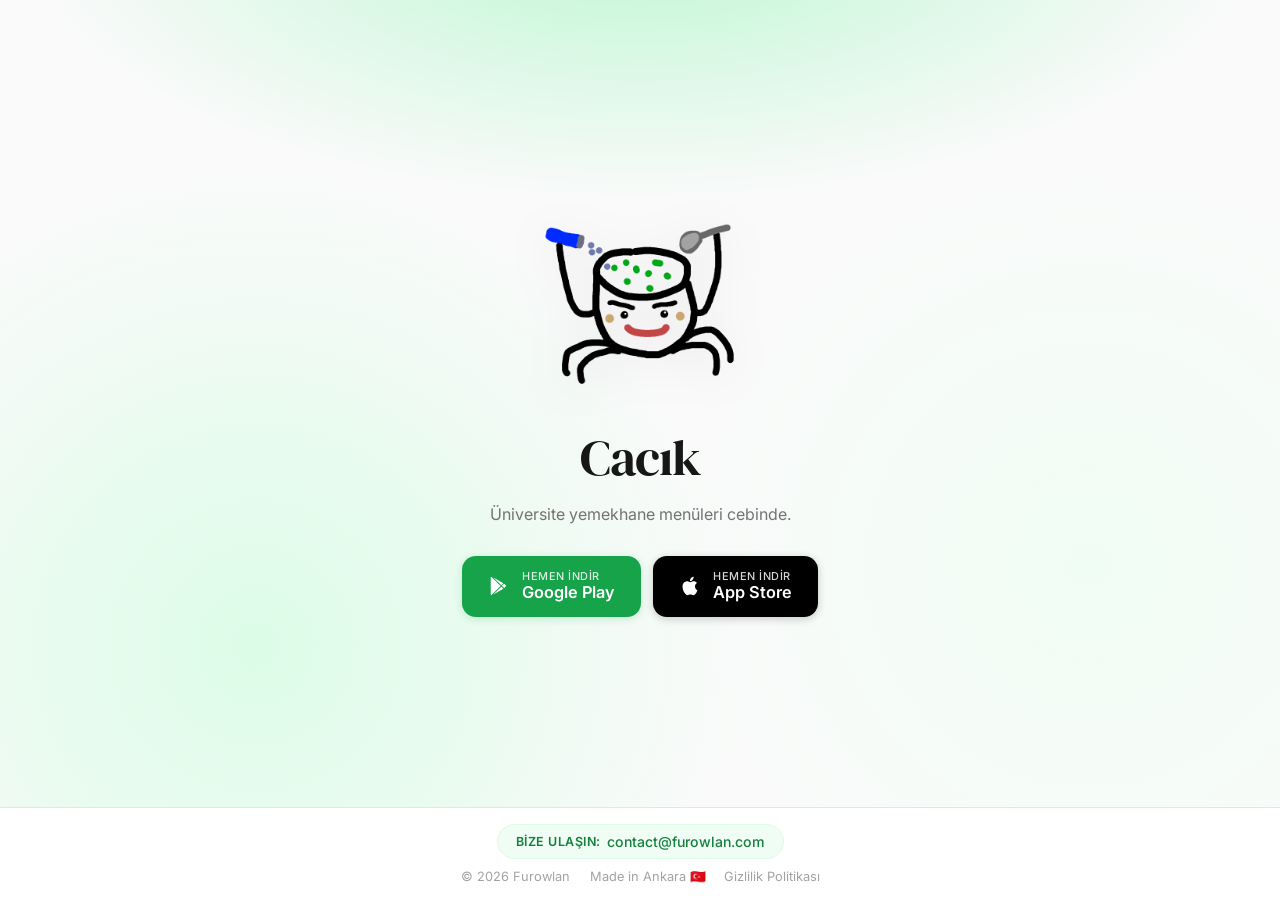
<file: index.html>
<!DOCTYPE html>
<html lang="tr">
<head>
    <meta charset="UTF-8">
    <meta name="viewport" content="width=device-width, initial-scale=1.0">
    <title>Cacık - Üniversite Yemekhane Menüleri</title>
    <link rel="icon" type="image/svg+xml" href="favicon.svg">
    <link rel="stylesheet" href="style.css">
</head>
<body>

    <div class="hero">
        <div class="hero-bg"></div>
        <div class="hero-content">
            <img src="assets/cacik_icon_tra.png" alt="Cacık" class="app-icon">
            <h1>Cacık</h1>
            <p class="description">Üniversite yemekhane menüleri cebinde.</p>

            <div class="store-buttons">
                <a href="https://play.google.com/store/apps/details?id=com.furowlan.cacik" class="btn btn-play" target="_blank">
                    <svg class="btn-icon" viewBox="0 0 24 24" fill="currentColor"><path d="M3.609 1.814L13.792 12 3.61 22.186a.996.996 0 0 1-.61-.92V2.734a1 1 0 0 1 .609-.92zm10.89 10.893l2.302 2.302-10.937 6.333 8.635-8.635zm3.199-3.199l2.302 2.302-2.302 2.302-2.698-2.302 2.698-2.302zM5.864 2.658L16.8 8.99l-2.302 2.302-8.634-8.634z"/></svg>
                    <div class="btn-text">
                        <small>Hemen İndir</small>
                        <strong>Google Play</strong>
                    </div>
                </a>
                <a href="https://apps.apple.com/tr/app/cac%C4%B1k-%C3%BCniversite-men%C3%BCleri/id6759754423" class="btn btn-apple" target="_blank">
                    <svg class="btn-icon" viewBox="0 0 24 24" fill="currentColor"><path d="M18.71 19.5c-.83 1.24-1.71 2.45-3.05 2.47-1.34.03-1.77-.79-3.29-.79-1.53 0-2 .77-3.27.82-1.31.05-2.3-1.32-3.14-2.53C4.25 17 2.94 12.45 4.7 9.39c.87-1.52 2.43-2.48 4.12-2.51 1.28-.02 2.5.87 3.29.87.78 0 2.26-1.07 3.8-.91.65.03 2.47.26 3.64 1.98-.09.06-2.17 1.28-2.15 3.81.03 3.02 2.65 4.03 2.68 4.04-.03.07-.42 1.44-1.38 2.83M13 3.5c.73-.83 1.94-1.46 2.94-1.5.13 1.17-.34 2.35-1.04 3.19-.69.85-1.83 1.51-2.95 1.42-.15-1.15.41-2.35 1.05-3.11z"/></svg>
                    <div class="btn-text">
                        <small>Hemen İndir</small>
                        <strong>App Store</strong>
                    </div>
                </a>
            </div>
        </div>
    </div>

    <footer>
        <div class="footer-inner">
            <div class="footer-support">
                <span>BİZE ULAŞIN:</span>
                <a href="mailto:contact@furowlan.com">contact@furowlan.com</a>
            </div>
            <div class="footer-bottom">
                <p>© 2026 Furowlan &nbsp;&nbsp;&nbsp; Made in Ankara 🇹🇷</p>
                <a href="privacy.html">Gizlilik Politikası</a>
            </div>
        </div>
    </footer>

</body>
</html>
</file>
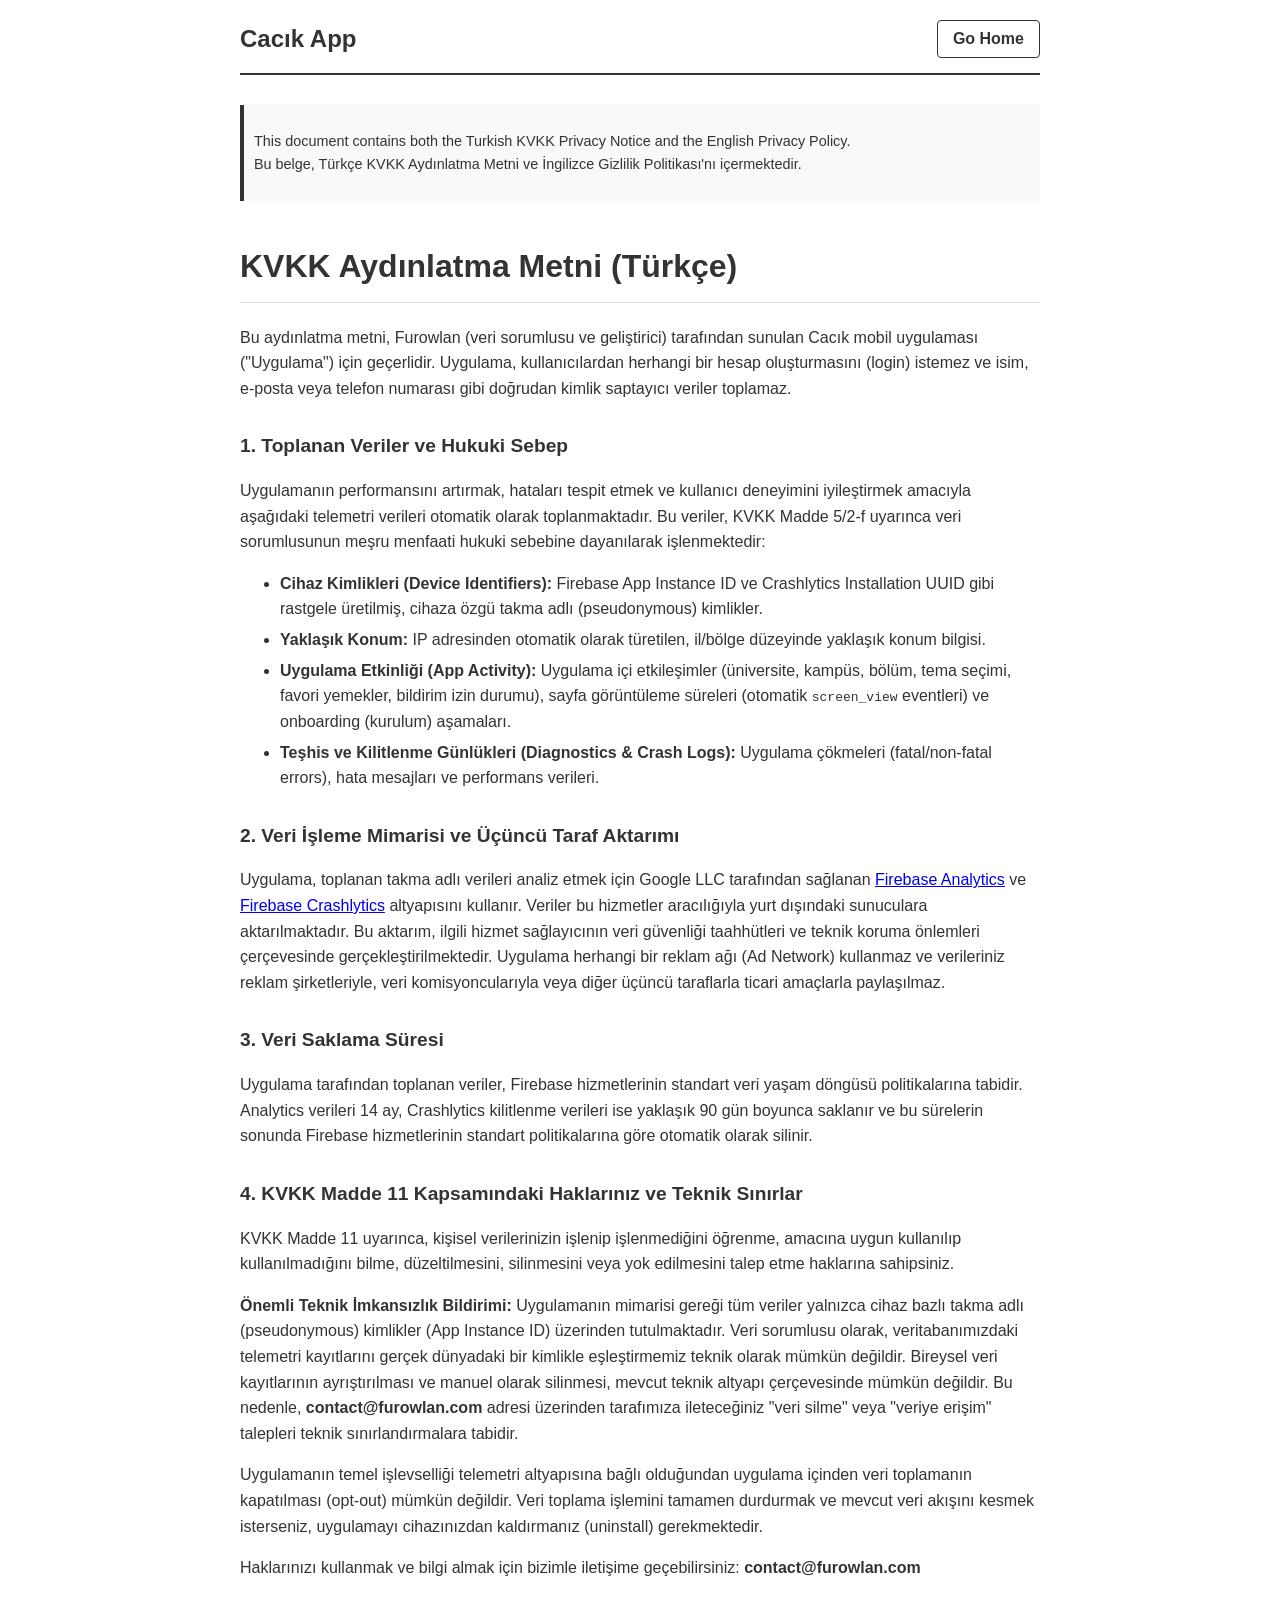
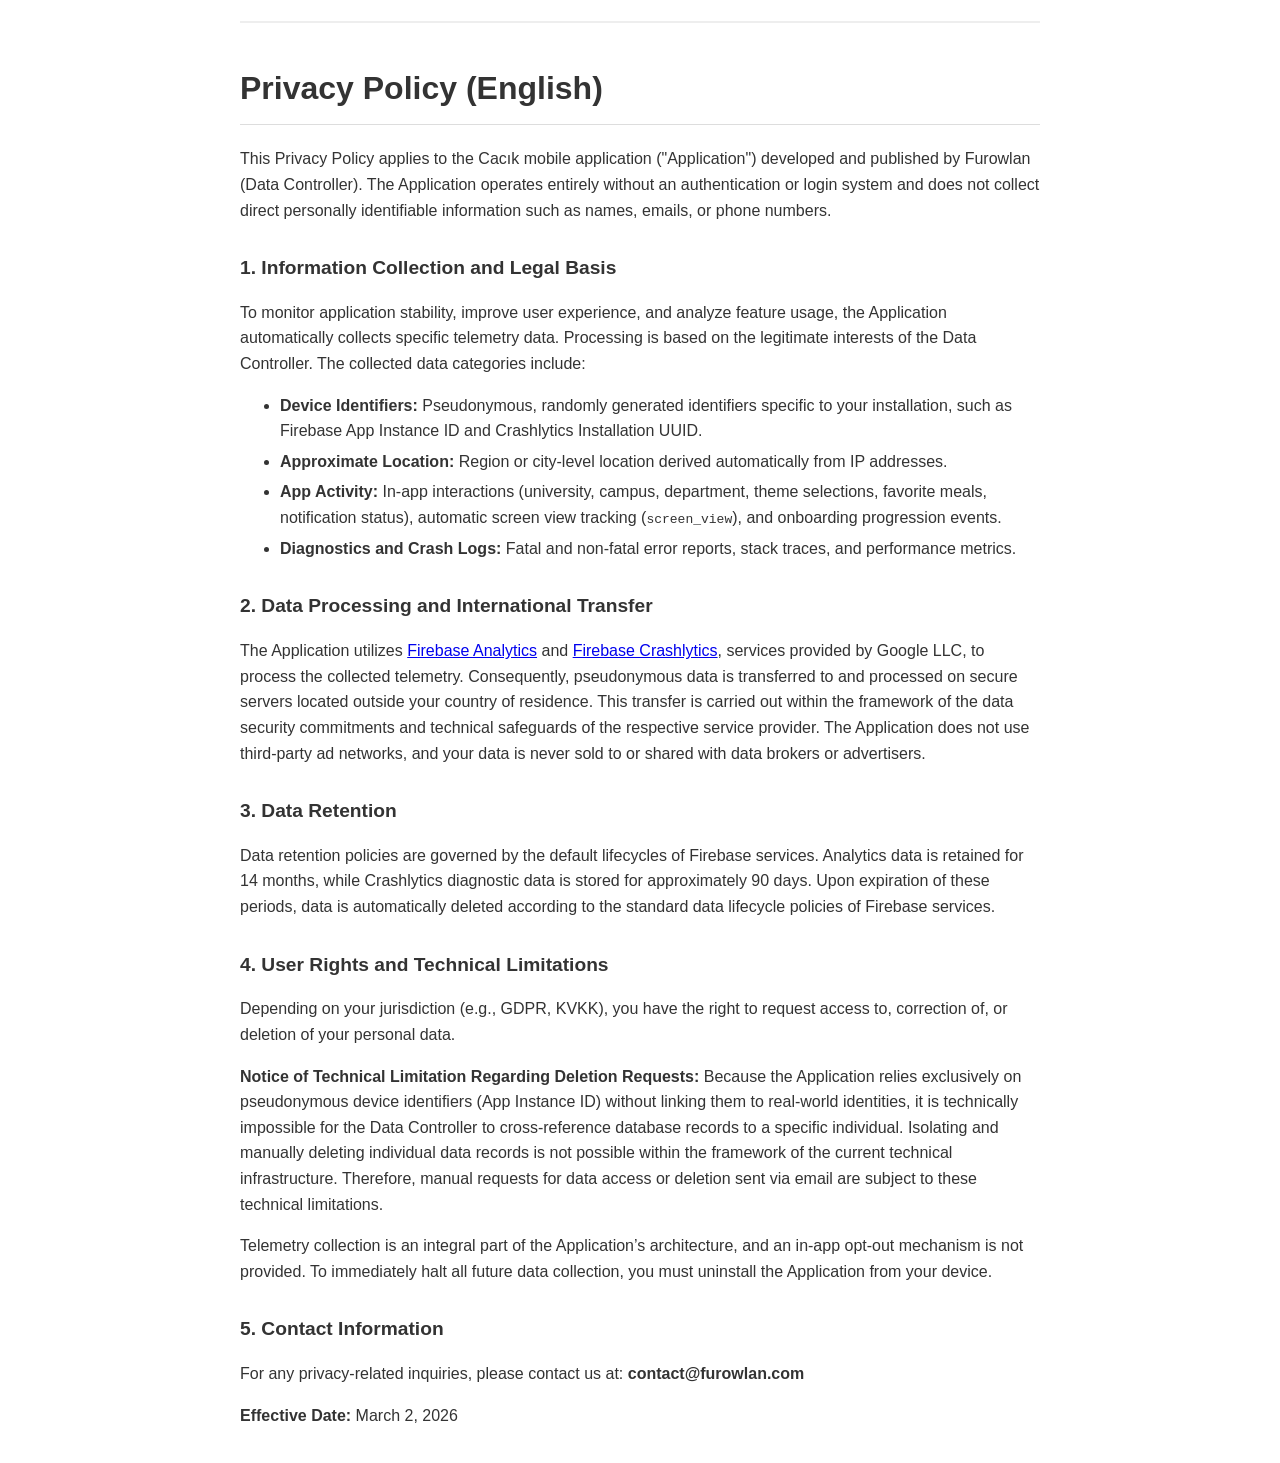
<file: privacy.html>
<!DOCTYPE html>
<html lang="en">
<head>
    <meta charset="UTF-8">
    <meta name="viewport" content="width=device-width, initial-scale=1.0">
    <title>Privacy Policy & KVKK - Cacık App</title>
    <style>
        body {
            font-family: Arial, sans-serif;
            line-height: 1.6;
            margin: 0;
            padding: 20px;
            max-width: 800px;
            margin-left: auto;
            margin-right: auto;
            color: #333;
        }
        .header {
            border-bottom: 2px solid #333;
            padding-bottom: 15px;
            margin-bottom: 30px;
            display: flex;
            justify-content: space-between;
            align-items: center;
        }
        .app-name {
            font-size: 24px;
            font-weight: bold;
        }
        .home-button {
            text-decoration: none;
            color: #333;
            border: 1px solid #333;
            padding: 5px 15px;
            border-radius: 4px;
            font-weight: bold;
        }
        .home-button:hover {
            background-color: #f0f0f0;
        }
        h1 {
            border-bottom: 1px solid #ddd;
            padding-bottom: 10px;
            margin-top: 40px;
        }
        h2 {
            margin-top: 30px;
            font-size: 1.2em;
        }
        ul {
            margin-bottom: 15px;
        }
        li {
            margin-bottom: 5px;
        }
        p {
            margin-bottom: 15px;
        }
        .language-note {
            background-color: #f9f9f9;
            padding: 10px;
            border-left: 4px solid #333;
            margin-bottom: 20px;
            font-size: 0.9em;
        }
    </style>
</head>
<body>

    <div class="header">
        <span class="app-name">Cacık App</span>
        <a href="index.html" class="home-button">Go Home</a>
    </div>

    <div class="language-note">
        <p>This document contains both the Turkish KVKK Privacy Notice and the English Privacy Policy. <br>
        Bu belge, Türkçe KVKK Aydınlatma Metni ve İngilizce Gizlilik Politikası'nı içermektedir.</p>
    </div>

    <h1>KVKK Aydınlatma Metni (Türkçe)</h1>

    <p>Bu aydınlatma metni, Furowlan (veri sorumlusu ve geliştirici) tarafından sunulan Cacık mobil uygulaması ("Uygulama") için geçerlidir. Uygulama, kullanıcılardan herhangi bir hesap oluşturmasını (login) istemez ve isim, e-posta veya telefon numarası gibi doğrudan kimlik saptayıcı veriler toplamaz.</p>

    <h2>1. Toplanan Veriler ve Hukuki Sebep</h2>
    <p>Uygulamanın performansını artırmak, hataları tespit etmek ve kullanıcı deneyimini iyileştirmek amacıyla aşağıdaki telemetri verileri otomatik olarak toplanmaktadır. Bu veriler, KVKK Madde 5/2-f uyarınca veri sorumlusunun meşru menfaati hukuki sebebine dayanılarak işlenmektedir:</p>
    <ul>
        <li><strong>Cihaz Kimlikleri (Device Identifiers):</strong> Firebase App Instance ID ve Crashlytics Installation UUID gibi rastgele üretilmiş, cihaza özgü takma adlı (pseudonymous) kimlikler.</li>
        <li><strong>Yaklaşık Konum:</strong> IP adresinden otomatik olarak türetilen, il/bölge düzeyinde yaklaşık konum bilgisi.</li>
        <li><strong>Uygulama Etkinliği (App Activity):</strong> Uygulama içi etkileşimler (üniversite, kampüs, bölüm, tema seçimi, favori yemekler, bildirim izin durumu), sayfa görüntüleme süreleri (otomatik <code>screen_view</code> eventleri) ve onboarding (kurulum) aşamaları.</li>
        <li><strong>Teşhis ve Kilitlenme Günlükleri (Diagnostics & Crash Logs):</strong> Uygulama çökmeleri (fatal/non-fatal errors), hata mesajları ve performans verileri.</li>
    </ul>

    <h2>2. Veri İşleme Mimarisi ve Üçüncü Taraf Aktarımı</h2>
    <p>Uygulama, toplanan takma adlı verileri analiz etmek için Google LLC tarafından sağlanan <a href="https://firebase.google.com/policies/analytics" target="_blank" rel="noopener noreferrer">Firebase Analytics</a> ve <a href="https://firebase.google.com/support/privacy" target="_blank" rel="noopener noreferrer">Firebase Crashlytics</a> altyapısını kullanır. Veriler bu hizmetler aracılığıyla yurt dışındaki sunuculara aktarılmaktadır. Bu aktarım, ilgili hizmet sağlayıcının veri güvenliği taahhütleri ve teknik koruma önlemleri çerçevesinde gerçekleştirilmektedir. Uygulama herhangi bir reklam ağı (Ad Network) kullanmaz ve verileriniz reklam şirketleriyle, veri komisyoncularıyla veya diğer üçüncü taraflarla ticari amaçlarla paylaşılmaz.</p>

    <h2>3. Veri Saklama Süresi</h2>
    <p>Uygulama tarafından toplanan veriler, Firebase hizmetlerinin standart veri yaşam döngüsü politikalarına tabidir. Analytics verileri 14 ay, Crashlytics kilitlenme verileri ise yaklaşık 90 gün boyunca saklanır ve bu sürelerin sonunda Firebase hizmetlerinin standart politikalarına göre otomatik olarak silinir.</p>

    <h2>4. KVKK Madde 11 Kapsamındaki Haklarınız ve Teknik Sınırlar</h2>
    <p>KVKK Madde 11 uyarınca, kişisel verilerinizin işlenip işlenmediğini öğrenme, amacına uygun kullanılıp kullanılmadığını bilme, düzeltilmesini, silinmesini veya yok edilmesini talep etme haklarına sahipsiniz.</p>
    <p><strong>Önemli Teknik İmkansızlık Bildirimi:</strong> Uygulamanın mimarisi gereği tüm veriler yalnızca cihaz bazlı takma adlı (pseudonymous) kimlikler (App Instance ID) üzerinden tutulmaktadır. Veri sorumlusu olarak, veritabanımızdaki telemetri kayıtlarını gerçek dünyadaki bir kimlikle eşleştirmemiz teknik olarak mümkün değildir. Bireysel veri kayıtlarının ayrıştırılması ve manuel olarak silinmesi, mevcut teknik altyapı çerçevesinde mümkün değildir. Bu nedenle, <strong>contact@furowlan.com</strong> adresi üzerinden tarafımıza ileteceğiniz "veri silme" veya "veriye erişim" talepleri teknik sınırlandırmalara tabidir.</p>
    <p>Uygulamanın temel işlevselliği telemetri altyapısına bağlı olduğundan uygulama içinden veri toplamanın kapatılması (opt-out) mümkün değildir. Veri toplama işlemini tamamen durdurmak ve mevcut veri akışını kesmek isterseniz, uygulamayı cihazınızdan kaldırmanız (uninstall) gerekmektedir.</p>
    <p>Haklarınızı kullanmak ve bilgi almak için bizimle iletişime geçebilirsiniz: <strong>contact@furowlan.com</strong></p>

    <hr style="margin: 40px 0; border: 1px solid #eee;">

    <h1>Privacy Policy (English)</h1>

    <p>This Privacy Policy applies to the Cacık mobile application ("Application") developed and published by Furowlan (Data Controller). The Application operates entirely without an authentication or login system and does not collect direct personally identifiable information such as names, emails, or phone numbers.</p>

    <h2>1. Information Collection and Legal Basis</h2>
    <p>To monitor application stability, improve user experience, and analyze feature usage, the Application automatically collects specific telemetry data. Processing is based on the legitimate interests of the Data Controller. The collected data categories include:</p>
    <ul>
        <li><strong>Device Identifiers:</strong> Pseudonymous, randomly generated identifiers specific to your installation, such as Firebase App Instance ID and Crashlytics Installation UUID.</li>
        <li><strong>Approximate Location:</strong> Region or city-level location derived automatically from IP addresses.</li>
        <li><strong>App Activity:</strong> In-app interactions (university, campus, department, theme selections, favorite meals, notification status), automatic screen view tracking (<code>screen_view</code>), and onboarding progression events.</li>
        <li><strong>Diagnostics and Crash Logs:</strong> Fatal and non-fatal error reports, stack traces, and performance metrics.</li>
    </ul>

    <h2>2. Data Processing and International Transfer</h2>
    <p>The Application utilizes <a href="https://firebase.google.com/policies/analytics" target="_blank" rel="noopener noreferrer">Firebase Analytics</a> and <a href="https://firebase.google.com/support/privacy" target="_blank" rel="noopener noreferrer">Firebase Crashlytics</a>, services provided by Google LLC, to process the collected telemetry. Consequently, pseudonymous data is transferred to and processed on secure servers located outside your country of residence. This transfer is carried out within the framework of the data security commitments and technical safeguards of the respective service provider. The Application does not use third-party ad networks, and your data is never sold to or shared with data brokers or advertisers.</p>

    <h2>3. Data Retention</h2>
    <p>Data retention policies are governed by the default lifecycles of Firebase services. Analytics data is retained for 14 months, while Crashlytics diagnostic data is stored for approximately 90 days. Upon expiration of these periods, data is automatically deleted according to the standard data lifecycle policies of Firebase services.</p>

    <h2>4. User Rights and Technical Limitations</h2>
    <p>Depending on your jurisdiction (e.g., GDPR, KVKK), you have the right to request access to, correction of, or deletion of your personal data.</p>
    <p><strong>Notice of Technical Limitation Regarding Deletion Requests:</strong> Because the Application relies exclusively on pseudonymous device identifiers (App Instance ID) without linking them to real-world identities, it is technically impossible for the Data Controller to cross-reference database records to a specific individual. Isolating and manually deleting individual data records is not possible within the framework of the current technical infrastructure. Therefore, manual requests for data access or deletion sent via email are subject to these technical limitations.</p>
    <p>Telemetry collection is an integral part of the Application’s architecture, and an in-app opt-out mechanism is not provided. To immediately halt all future data collection, you must uninstall the Application from your device.</p>

    <h2>5. Contact Information</h2>
    <p>For any privacy-related inquiries, please contact us at: <strong>contact@furowlan.com</strong></p>
    <p><strong>Effective Date:</strong> March 2, 2026</p>

</body>
</html>
</file>
<file: style.css>
@import url('https://fonts.googleapis.com/css2?family=Inter:wght@400;500;600;700&family=DM+Serif+Display&display=swap');

*, *::before, *::after {
    margin: 0;
    padding: 0;
    box-sizing: border-box;
}

:root {
    --green-50: #f0fdf4;
    --green-100: #dcfce7;
    --green-200: #bbf7d0;
    --green-300: #86efac;
    --green-400: #4ade80;
    --green-500: #22c55e;
    --green-600: #16a34a;
    --green-700: #15803d;
    --green-800: #166534;
    --green-900: #14532d;
    --gray-50: #fafafa;
    --gray-100: #f5f5f5;
    --gray-200: #e5e5e5;
    --gray-300: #d4d4d4;
    --gray-400: #a3a3a3;
    --gray-500: #737373;
    --gray-600: #525252;
    --gray-700: #404040;
    --gray-800: #262626;
    --gray-900: #171717;
}

body {
    font-family: 'Inter', -apple-system, BlinkMacSystemFont, sans-serif;
    background: var(--gray-50);
    color: var(--gray-800);
    height: 100vh;
    max-height: 100dvh;
    display: flex;
    flex-direction: column;
    overflow: hidden;
}

/* ─── HERO ─── */
.hero {
    flex: 1;
    display: flex;
    align-items: center;
    justify-content: center;
    position: relative;
    padding: 40px 24px 32px;
    overflow: hidden;
    min-height: 0;
}

.hero-bg {
    position: absolute;
    inset: 0;
    background:
        radial-gradient(ellipse 70% 50% at 50% -10%, var(--green-200) 0%, transparent 70%),
        radial-gradient(circle at 20% 80%, var(--green-100) 0%, transparent 40%),
        radial-gradient(circle at 85% 70%, var(--green-50) 0%, transparent 35%);
    z-index: 0;
}

.hero-content {
    position: relative;
    z-index: 1;
    text-align: center;
    max-width: 480px;
    width: 100%;
}

/* ─── APP ICON ─── */
.app-icon {
    width: 200px;
    height: 200px;
    object-fit: contain;
    margin-bottom: 20px;
    filter: drop-shadow(0 8px 24px rgba(0, 0, 0, 0.08));
    animation: float 4s ease-in-out infinite;
}

@keyframes float {
    0%, 100% { transform: translateY(0); }
    50% { transform: translateY(-8px); }
}

/* ─── TYPOGRAPHY ─── */
h1 {
    font-family: 'DM Serif Display', serif;
    font-size: 3.2rem;
    font-weight: 400;
    color: var(--gray-900);
    letter-spacing: -1px;
    margin-bottom: 10px;
}

.description {
    font-size: 1rem;
    color: var(--gray-500);
    font-weight: 400;
    margin-bottom: 28px;
    line-height: 1.6;
}

/* ─── STORE BUTTONS ─── */
.store-buttons {
    display: flex;
    gap: 12px;
    justify-content: center;
    flex-wrap: wrap;
}

.btn {
    display: flex;
    align-items: center;
    gap: 12px;
    text-decoration: none;
    padding: 14px 26px;
    border-radius: 14px;
    transition: all 0.25s cubic-bezier(0.4, 0, 0.2, 1);
    border: none;
}

.btn-play {
    background: var(--green-600);
    color: #fff;
    box-shadow: 0 2px 8px rgba(22, 163, 74, 0.2);
}

.btn-play:hover {
    background: var(--green-700);
    transform: translateY(-2px);
    box-shadow: 0 8px 24px rgba(22, 163, 74, 0.3);
}

.btn-apple {
    background: #000000;
    color: #ffffff;
    cursor: pointer;
    opacity: 1;
    box-shadow: 0 2px 8px rgba(0, 0, 0, 0.2);
}

.btn-apple:hover {
    background: #333333;
    transform: translateY(-2px);
    box-shadow: 0 8px 24px rgba(0, 0, 0, 0.3);
}

.btn-icon {
    width: 22px;
    height: 22px;
    flex-shrink: 0;
}

.btn-text {
    text-align: left;
    line-height: 1.2;
}

.btn-text small {
    display: block;
    font-size: 0.68rem;
    font-weight: 500;
    text-transform: uppercase;
    letter-spacing: 0.5px;
    opacity: 0.85;
}

.btn-text strong {
    font-size: 1.02rem;
    font-weight: 600;
}

/* ─── FOOTER ─── */
footer {
    position: relative;
    z-index: 1;
    border-top: 1px solid var(--gray-200);
    background: #fff;
}

.footer-inner {
    max-width: 600px;
    margin: 0 auto;
    padding: 16px 24px;
    text-align: center;
}

.footer-support {
    display: inline-flex;
    align-items: center;
    gap: 6px;
    margin-bottom: 10px;
    background: var(--green-50);
    padding: 8px 18px;
    border-radius: 100px;
    border: 1px solid var(--green-100);
}

.footer-support span {
    font-size: 0.78rem;
    font-weight: 600;
    text-transform: uppercase;
    letter-spacing: 0.5px;
    color: var(--green-700);
}

.footer-support a {
    color: var(--green-700);
    text-decoration: none;
    font-size: 0.88rem;
    font-weight: 500;
    transition: color 0.2s;
}

.footer-support a:hover {
    color: var(--green-600);
    text-decoration: underline;
}

.footer-bottom {
    display: flex;
    align-items: center;
    justify-content: center;
    gap: 18px;
    flex-wrap: wrap;
}

.footer-bottom p {
    font-size: 0.8rem;
    color: var(--gray-400);
}

.footer-bottom a {
    font-size: 0.8rem;
    color: var(--gray-400);
    text-decoration: none;
    transition: color 0.2s;
}

.footer-bottom a:hover {
    color: var(--green-700);
}

/* ─── RESPONSIVE ─── */
@media (max-width: 640px) {
    .hero {
        padding: 20px 20px 24px;
    }

    h1 {
        font-size: 2.4rem;
    }

    .app-icon {
        width: 120px;
        height: 120px;
        margin-bottom: 12px;
    }

    .description {
        font-size: 0.95rem;
        margin-bottom: 24px;
    }

    .store-buttons {
        flex-direction: column;
        align-items: stretch;
        padding: 0 10px;
        gap: 10px;
    }

    .btn {
        justify-content: center;
        padding: 12px 20px;
        border-radius: 12px;
    }

    .footer-support {
        flex-direction: column;
        gap: 2px;
        padding: 10px 20px;
    }

    .footer-bottom {
        flex-direction: column;
        gap: 6px;
    }
}

@media (max-width: 360px) {
    h1 {
        font-size: 2.2rem;
    }

    .app-icon {
        width: 80px;
        height: 80px;
    }
}
</file>
